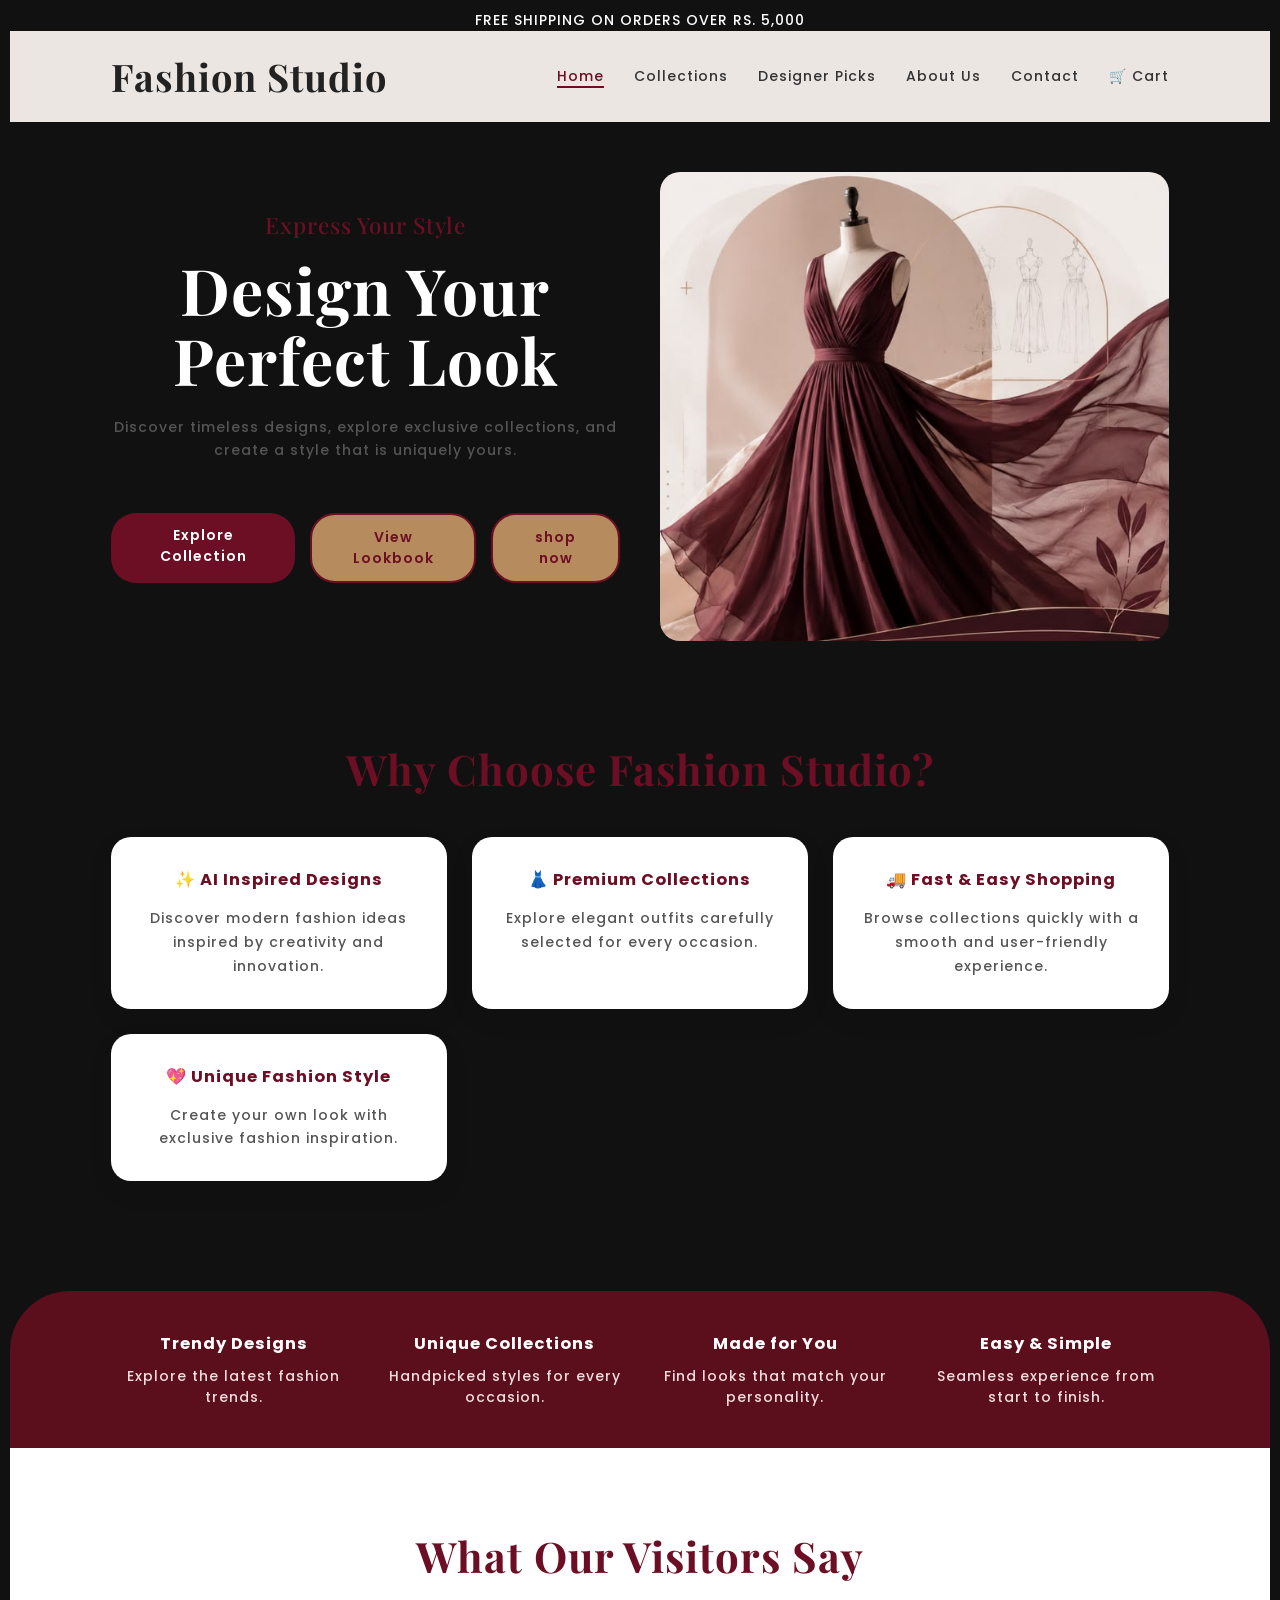
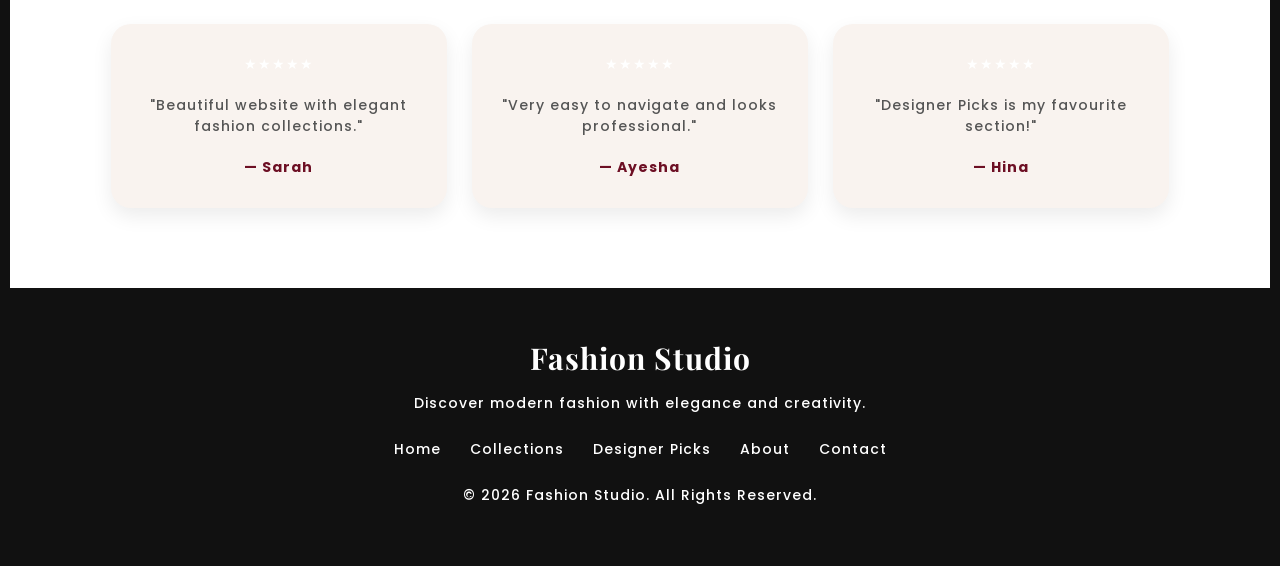
<file: index.html>
<!DOCTYPE html>
<html lang="en">
<head>
  <meta charset="UTF-8">
  <meta name="viewport" content="width=device-width, initial-scale=1.0">
  <title>Fashion Studio</title>

  <link href="https://fonts.googleapis.com/css2?family=Playfair+Display:wght@600;700&family=Poppins:wght@300;400;500;600&display=swap" rel="stylesheet">
  <link rel="stylesheet" href="style.css">
<script async src="https://www.googletagmanager.com/gtag/js?id=G-120J04KV4W"></script>
<script>
window.dataLayer = window.dataLayer || [];
function gtag(){dataLayer.push(arguments);}
gtag('js', new Date());
gtag('config', 'G-120J04KV4W');
</script>

<div class="top-bar">
    FREE SHIPPING ON ORDERS OVER RS. 5,000

  <header>
    <a href="index.html" class="logo">Fashion Studio</a>
    <nav>
      <ul>
        <li><a href="index.html" class="active">Home</a></li>
        <li><a href="collections.html">Collections</a></li>
        <li><a href="designer.html">Designer Picks</a></li>
        <li><a href="about.html">About Us</a></li>
        <li><a href="contact.html">Contact</a></li>
        <li><a href="cart.html">🛒 Cart</a></li>


      </ul>
    </nav>
  </header>

  <section id ="home" class="hero">
    <div class="hero-text">
      <span class="tagline">Express Your Style</span>
      <h1>Design Your
        <br>Perfect Look</h1>
      <p>
        Discover timeless designs, explore exclusive collections,
        and create a style that is uniquely yours.
      </p>

    <div class="hero-buttons">
    <a href="collections.html" class="btn primary">Explore Collection</a>
    <a href="designer.html" class="btn secondary">View Lookbook</a>
    <a href="collections.html" class="btn secondary">shop now</a>
</div>

</div> <!-- hero-text ends here -->

<div class="hero-image">
    <img src="images/images/fashionmodel.jpeg" alt="Fashion Model">
</div>

</section>
   <section class="why-choose">
    <h2>Why Choose Fashion Studio?</h2>

    <div class="choose-container">

        <div class="choose-card">
            <h3>✨ AI Inspired Designs</h3>
            <p>Discover modern fashion ideas inspired by creativity and innovation.</p>
        </div>

        <div class="choose-card">
            <h3>👗 Premium Collections</h3>
            <p>Explore elegant outfits carefully selected for every occasion.</p>
        </div>

        <div class="choose-card">
            <h3>🚚 Fast & Easy Shopping</h3>
            <p>Browse collections quickly with a smooth and user-friendly experience.</p>
        </div>

        <div class="choose-card">
            <h3>💖 Unique Fashion Style</h3>
            <p>Create your own look with exclusive fashion inspiration.</p>
        </div>

    </div>
</section>
  <section id="" class="features">
    <div class="feature">
      <h3>Trendy Designs</h3>
      <p>Explore the latest fashion trends.</p>
    </div>

    <div class="feature">
      <h3>Unique Collections</h3>
      <p>Handpicked styles for every occasion.</p>
    </div>

    <div class="feature">
      <h3>Made for You</h3>
      <p>Find looks that match your personality.</p>
    </div>

    <div class="feature">
      <h3>Easy & Simple</h3>
      <p>Seamless experience from start to finish.</p>
    </div>
  </section><section class="reviews">

<h2>What Our Visitors Say</h2>

<div class="review-container">

<div class="review-card">
★★★★★
<p>"Beautiful website with elegant fashion collections."</p>
<h4>— Sarah</h4>
</div>

<div class="review-card">
★★★★★
<p>"Very easy to navigate and looks professional."</p>
<h4>— Ayesha</h4>
</div>

<div class="review-card">
★★★★★
<p>"Designer Picks is my favourite section!"</p>
<h4>— Hina</h4>
</div>

</div>

</section>
<footer>

<h3>Fashion Studio</h3>

<p>Discover modern fashion with elegance and creativity.</p>

<div class="footer-links">
<a href="index.html">Home</a>
<a href="collections.html">Collections</a>
<a href="designer.html">Designer Picks</a>
<a href="about.html">About</a>
<a href="contact.html">Contact</a>
</div>

<p>© 2026 Fashion Studio. All Rights Reserved.</p>

</footer>

   <script src="script.js"></script>

</body>
</html>
</file>
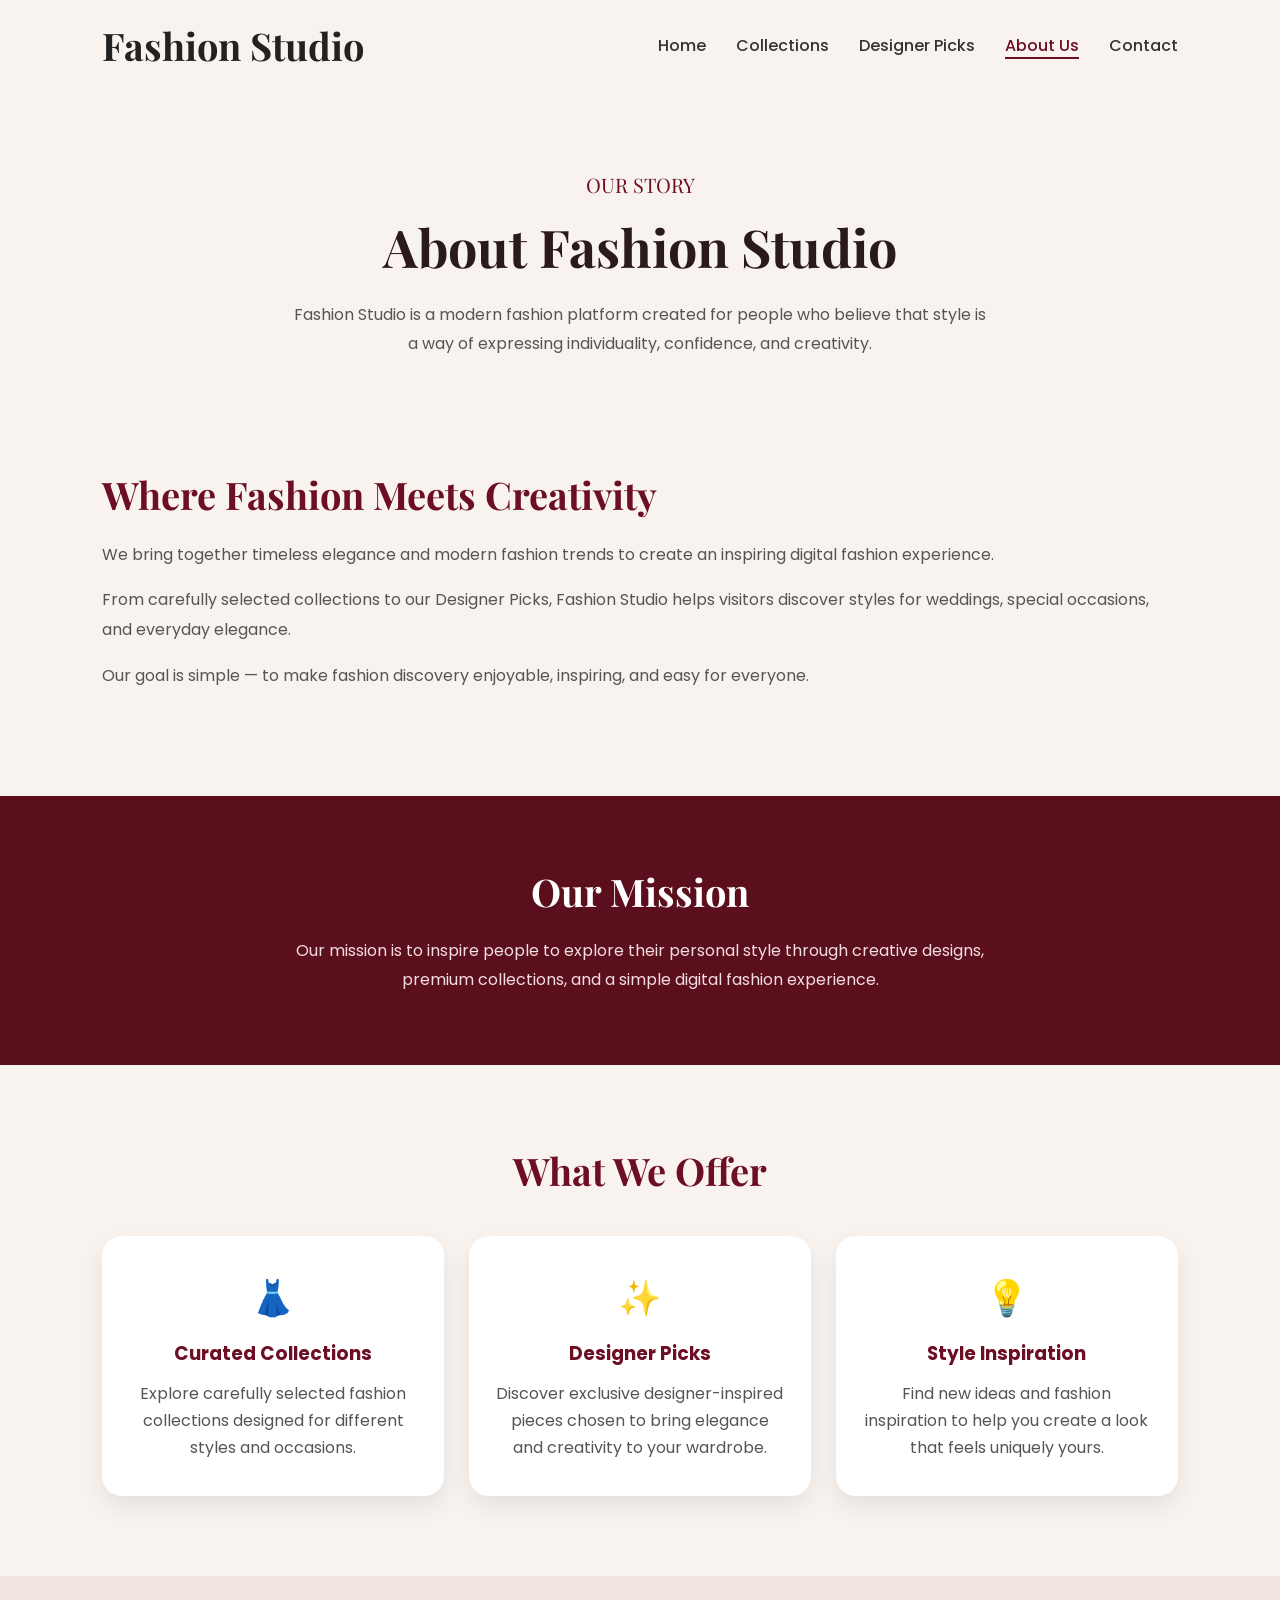
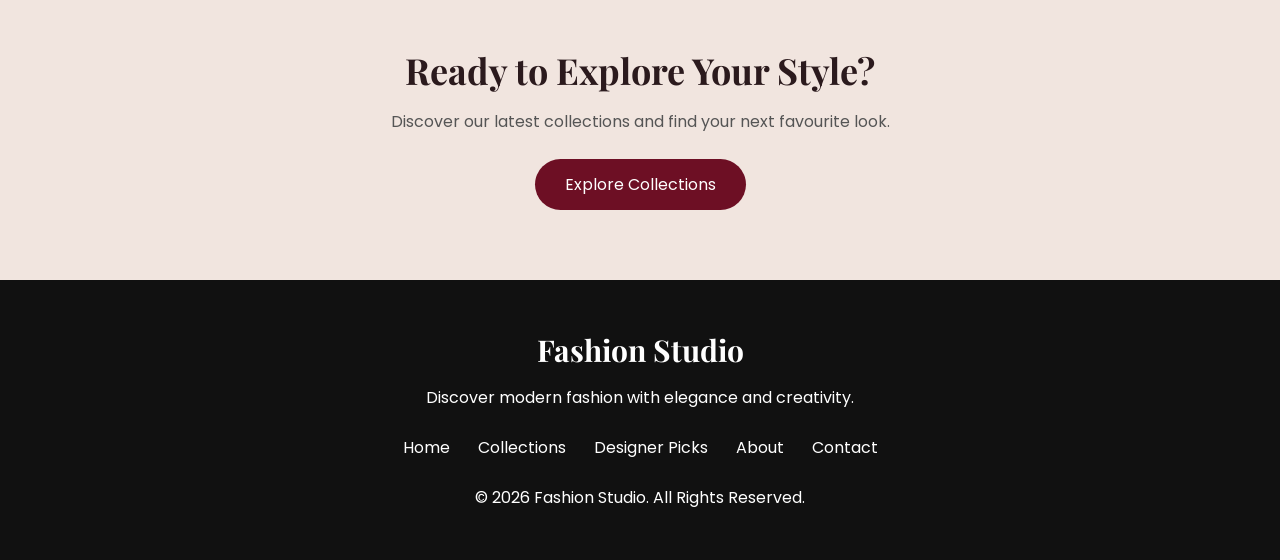
<file: about.html>
<!DOCTYPE html>
<html lang="en">
<head>
    <meta charset="UTF-8">
    <meta name="viewport" content="width=device-width, initial-scale=1.0">

    <title>About Us | Fashion Studio</title>

    <link href="https://fonts.googleapis.com/css2?family=Playfair+Display:wght@600;700&family=Poppins:wght@300;400;500;600&display=swap" rel="stylesheet">

    <link rel="stylesheet" href="style.css">

    <style>

        .about-hero {
            text-align: center;
            padding: 80px 8% 50px;
        }

        .about-hero span {
            color: #6d0f24;
            font-family: 'Playfair Display', serif;
            font-size: 20px;
        }

        .about-hero h1 {
            font-family: 'Playfair Display', serif;
            font-size: 52px;
            color: #2b1a1d;
            margin: 12px 0 20px;
        }

        .about-hero p {
            max-width: 700px;
            margin: auto;
            color: #555;
            line-height: 1.8;
        }


        .about-story {
            display: flex;
            align-items: center;
            gap: 60px;
            padding: 60px 8% 90px;
        }

        .about-story-text {
            flex: 1;
        }

        .about-story-text h2 {
            font-family: 'Playfair Display', serif;
            font-size: 38px;
            color: #6d0f24;
            margin-bottom: 20px;
        }

        .about-story-text p {
            color: #555;
            line-height: 1.9;
            margin-bottom: 15px;
        }

        .about-story-image {
            flex: 1;
        }

        .about-story-image img {
            width: 100%;
            max-height: 500px;
            object-fit: cover;
            border-radius: 25px;
            box-shadow: 0 15px 35px rgba(0,0,0,.12);
        }


        .mission {
            background: #5b0f1d;
            color: white;
            text-align: center;
            padding: 70px 8%;
        }

        .mission h2 {
            font-family: 'Playfair Display', serif;
            font-size: 38px;
            margin-bottom: 20px;
        }

        .mission p {
            max-width: 750px;
            margin: auto;
            line-height: 1.8;
            color: #f3dede;
        }


        .offer {
            padding: 80px 8%;
            text-align: center;
        }

        .offer h2 {
            font-family: 'Playfair Display', serif;
            font-size: 38px;
            color: #6d0f24;
            margin-bottom: 40px;
        }

        .offer-grid {
            display: grid;
            grid-template-columns: repeat(3, 1fr);
            gap: 25px;
        }

        .offer-card {
            background: white;
            padding: 35px 25px;
            border-radius: 20px;
            box-shadow: 0 10px 25px rgba(0,0,0,.08);
            transition: .3s ease;
        }

        .offer-card:hover {
            transform: translateY(-8px);
            box-shadow: 0 15px 30px rgba(0,0,0,.14);
        }

        .offer-card .icon {
            font-size: 35px;
            margin-bottom: 15px;
        }

        .offer-card h3 {
            color: #6d0f24;
            margin-bottom: 12px;
        }

        .offer-card p {
            color: #555;
            line-height: 1.7;
        }


        .about-cta {
            text-align: center;
            padding: 70px 20px;
            background: #f1e5df;
        }

        .about-cta h2 {
            font-family: 'Playfair Display', serif;
            font-size: 36px;
            color: #2b1a1d;
            margin-bottom: 15px;
        }

        .about-cta p {
            color: #555;
            margin-bottom: 25px;
        }

        .about-cta a {
            display: inline-block;
            padding: 13px 30px;
            background: #6d0f24;
            color: white;
            text-decoration: none;
            border-radius: 30px;
            transition: .3s;
        }

        .about-cta a:hover {
            transform: translateY(-3px);
            background: #8a1430;
        }


        @media (max-width: 768px) {

            .about-hero h1 {
                font-size: 38px;
            }

            .about-story {
                flex-direction: column;
                text-align: center;
            }

            .about-story-text h2 {
                font-size: 32px;
            }

            .offer-grid {
                grid-template-columns: 1fr;
            }

            .about-story-image img {
                max-height: 400px;
            }
        }

    </style>
</head>
<script async src="https://www.googletagmanager.com/gtag/js?id=G-120J04KV4W"></script>
<script>
window.dataLayer = window.dataLayer || [];
function gtag(){dataLayer.push(arguments);}
gtag('js', new Date());
gtag('config', 'G-120J04KV4W');
</script>
<body>

<header>

    <a href="index.html" class="logo">Fashion Studio</a>

    <nav>
        <ul>
            <li><a href="index.html">Home</a></li>
            <li><a href="collections.html">Collections</a></li>
            <li><a href="designer.html">Designer Picks</a></li>
            <li><a href="about.html" class="active">About Us</a></li>
            <li><a href="contact.html">Contact</a></li>
        </ul>
    </nav>

</header>


<!-- ABOUT HERO -->

<section class="about-hero">

    <span>OUR STORY</span>

    <h1>About Fashion Studio</h1>

    <p>
        Fashion Studio is a modern fashion platform created for people
        who believe that style is a way of expressing individuality,
        confidence, and creativity.
    </p>

</section>


<!-- STORY -->

<section class="about-story">

    <div class="about-story-text">

        <h2>Where Fashion Meets Creativity</h2>

        <p>
            We bring together timeless elegance and modern fashion trends
            to create an inspiring digital fashion experience.
        </p>

        <p>
            From carefully selected collections to our Designer Picks,
            Fashion Studio helps visitors discover styles for weddings,
            special occasions, and everyday elegance.
        </p>

        <p>
            Our goal is simple — to make fashion discovery enjoyable,
            inspiring, and easy for everyone.
        </p>

    </div>


</section>


<!-- MISSION -->

<section class="mission">

    <h2>Our Mission</h2>

    <p>
        Our mission is to inspire people to explore their personal style
        through creative designs, premium collections, and a simple
        digital fashion experience.
    </p>

</section>


<!-- WHAT WE OFFER -->

<section class="offer">

    <h2>What We Offer</h2>

    <div class="offer-grid">

        <div class="offer-card">

            <div class="icon">👗</div>

            <h3>Curated Collections</h3>

            <p>
                Explore carefully selected fashion collections
                designed for different styles and occasions.
            </p>

        </div>


        <div class="offer-card">

            <div class="icon">✨</div>

            <h3>Designer Picks</h3>

            <p>
                Discover exclusive designer-inspired pieces
                chosen to bring elegance and creativity to your wardrobe.
            </p>

        </div>


        <div class="offer-card">

            <div class="icon">💡</div>

            <h3>Style Inspiration</h3>

            <p>
                Find new ideas and fashion inspiration to help
                you create a look that feels uniquely yours.
            </p>

        </div>

    </div>

</section>


<!-- CTA -->

<section class="about-cta">

    <h2>Ready to Explore Your Style?</h2>

    <p>
        Discover our latest collections and find your next favourite look.
    </p>

    <a href="collections.html">Explore Collections</a>

</section>


<!-- FOOTER -->

<footer>

    <h3>Fashion Studio</h3>

    <p>Discover modern fashion with elegance and creativity.</p>

    <div class="footer-links">

        <a href="index.html">Home</a>
        <a href="collections.html">Collections</a>
        <a href="designer.html">Designer Picks</a>
        <a href="about.html">About</a>
        <a href="contact.html">Contact</a>

    </div>

    <p>© 2026 Fashion Studio. All Rights Reserved.</p>

</footer>


</body>
</html>
</file>
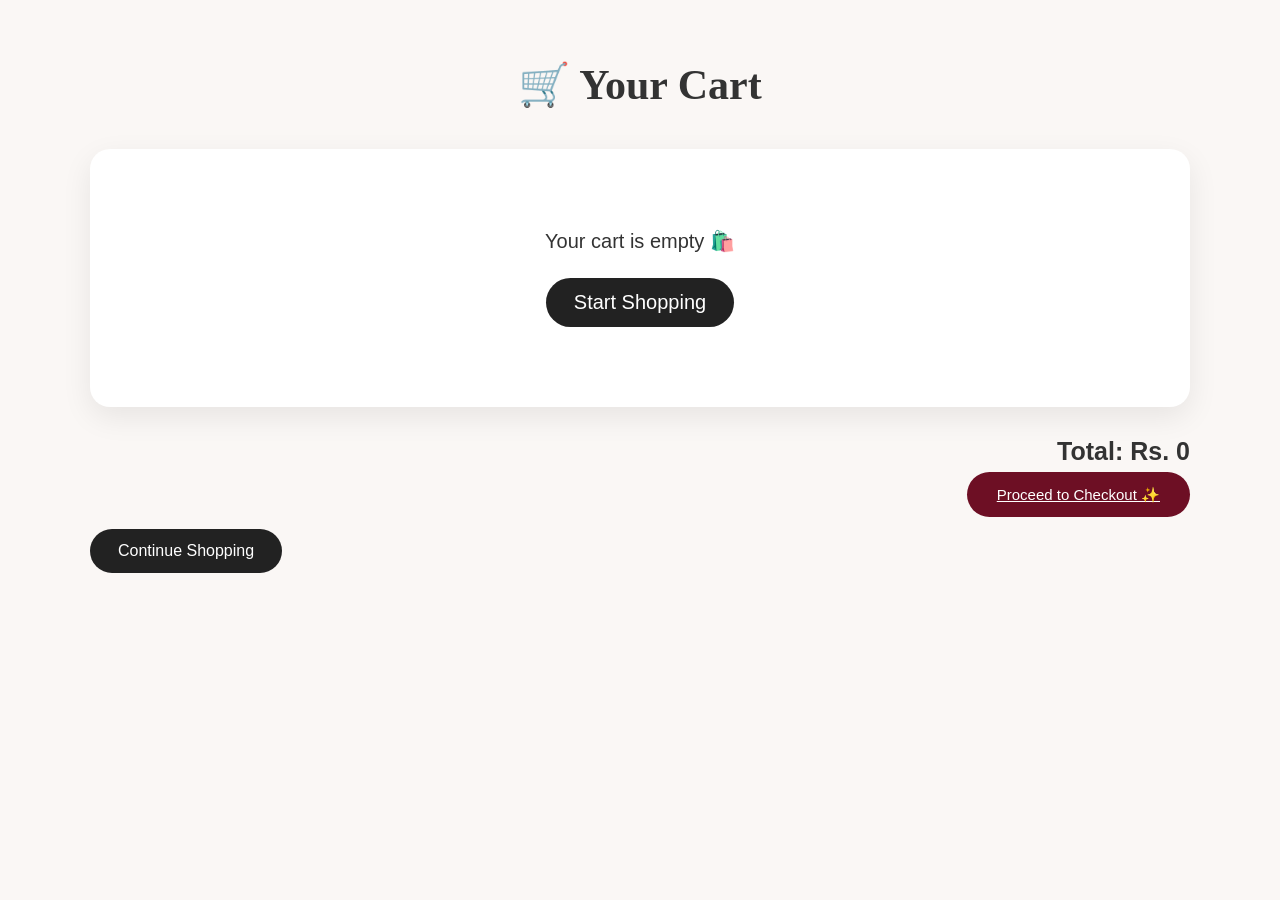
<file: cart.html>
<!DOCTYPE html>
<html lang="en">
<head>
    <meta charset="UTF-8">
    <meta name="viewport" content="width=device-width, initial-scale=1.0">
    <title>Shopping Cart | Fashion Studio</title>
    <style>
        * {
    margin: 0;
    padding: 0;
    box-sizing: border-box;
}

body {
    font-family: 'Poppins', sans-serif;
    background: #faf7f5;
    color: #333;
}

.cart-container {
    width: 90%;
    max-width: 1100px;
    margin: 60px auto;
}

.cart-container h1 {
    text-align: center;
    font-family: 'Playfair Display', serif;
    font-size: 42px;
    margin-bottom: 40px;
}

#cart-items {
    background: white;
    padding: 30px;
    border-radius: 20px;
    box-shadow: 0 10px 30px rgba(0,0,0,0.08);
}

.cart-item {
    display: flex;
    align-items: center;
    gap: 25px;
    padding: 25px 0;
    border-bottom: 1px solid #eee;
}

.cart-item:last-child {
    border-bottom: none;
}

.cart-item img {
    width: 120px;
    height: 150px;
    object-fit: cover;
    border-radius: 15px;
}

.item-info {
    flex: 1;
}

.item-info h3 {
    font-family: 'Playfair Display', serif;
    font-size: 23px;
    margin-bottom: 8px;
}

.item-info p {
    font-size: 16px;
    margin-bottom: 15px;
}

.quantity {
    display: flex;
    align-items: center;
    gap: 12px;
}

.quantity button {
    width: 32px;
    height: 32px;
    border: 1px solid #ddd;
    background: white;
    border-radius: 50%;
    cursor: pointer;
    font-size: 18px;
}

.quantity button:hover {
    background: #222;
    color: white;
}

.quantity span {
    font-weight: 500;
}

.remove-btn {
    border: none;
    background: transparent;
    color: #8a1430;
    cursor: pointer;
    font-family: 'Poppins', sans-serif;
}

.remove-btn:hover {
    text-decoration: underline;
}

.cart-total {
    text-align: right;
    margin-top: 30px;
    font-size: 25px;
    font-weight: 600;
}

.back-btn {
    display: inline-block;
    margin-top: 25px;
    padding: 13px 28px;
    background: #222;
    color: white;
    text-decoration: none;
    border-radius: 30px;
    transition: 0.3s;
}

.back-btn:hover {
    transform: translateY(-2px);
    background: #444;
}

.empty-cart {
    text-align: center;
    padding: 50px;
    font-size: 20px;
}

@media (max-width: 600px) {

    .cart-container {
        width: 94%;
        margin: 35px auto;
    }

    .cart-container h1 {
        font-size: 32px;
    }

    #cart-items {
        padding: 20px;
    }

    .cart-item {
        gap: 15px;
        flex-wrap: wrap;
    }

    .cart-item img {
        width: 90px;
        height: 115px;
    }

    .item-info h3 {
        font-size: 19px;
    }

    .remove-btn {
        margin-left: auto;
    }
}
.checkout-area {
    text-align: right;
    margin-top: 20px;
}

.checkout-btn {
    padding: 14px 30px;
    border: none;
    border-radius: 30px;
    background: #6d0f24;
    color: white;
    font-family: 'Poppins', sans-serif;
    font-size: 15px;
    cursor: pointer;
    transition: 0.3s;
}

.checkout-btn:hover {
    background: #8a1430;
    transform: translateY(-2px);
}
    </style>
</head>
<body>
    <div class="cart-container">
        <h1>🛒 Your Cart</h1>
        <div id="cart-items"></div>
        <div class="cart-total">
            Total: Rs. <span id="cart-total">0</span>
        </div>
        <div class="checkout-area">
    <a href="checkout.html" class="checkout-btn">
        Proceed to Checkout ✨
    </a>
</div>
        <a href="index.html" class="back-btn">Continue Shopping</a>
    </div>
    <script>
        let cart = JSON.parse(localStorage.getItem("cart")) || [];
        function displayCart() {
            const cartItems = document.getElementById("cart-items");
            const totalElement = document.getElementById("cart-total");
            cartItems.innerHTML = "";
            if (cart.length === 0) {
                cartItems.innerHTML = `
                    <div class="empty-cart">
                        Your cart is empty 🛍️
                        <br>
                        <a href="index.html" class="back-btn">
                            Start Shopping
                        </a>
                    </div>
                `;
                totalElement.textContent = "0";
                return;
            }
            let total = 0;
            cart.forEach((item, index) => {
                total += item.price * item.quantity;
                cartItems.innerHTML += `
                    <div class="cart-item">
                        <img src="${item.image}" alt="${item.name}">
                        <div class="item-info">
                            <h3>${item.name}</h3>
                            <p>Rs. ${item.price}</p>
                            <div class="quantity">
                                <button onclick="decreaseQuantity(${index})">−</button>
                                <span>${item.quantity}</span>
                                <button onclick="increaseQuantity(${index})">+</button>
                            </div>
                        </div>
                        <button class="remove-btn"
                            onclick="removeItem(${index})">
                            Remove
                        </button>
                    </div>
                `;
            });
            totalElement.textContent = total;
        }
        function increaseQuantity(index) {
            cart[index].quantity++;
            saveCart();
        }
        function decreaseQuantity(index) {
            if (cart[index].quantity > 1) {
                cart[index].quantity--;
            } else {
                cart.splice(index, 1);
            }
            saveCart();
        }
        function removeItem(index) {
            cart.splice(index, 1);
            saveCart();
        }
        function saveCart() {
            localStorage.setItem("cart", JSON.stringify(cart));
            displayCart();
        }
        displayCart();
        function checkout() {

    if (cart.length === 0) {
        alert("Your cart is empty! 🛍️");
        return;
    }

    alert("Thank you for shopping with Fashion Studio! ✨ Your order has been placed.");

    localStorage.removeItem("cart");

    displayCart();
}
    </script>
</body>
</html>
</file>
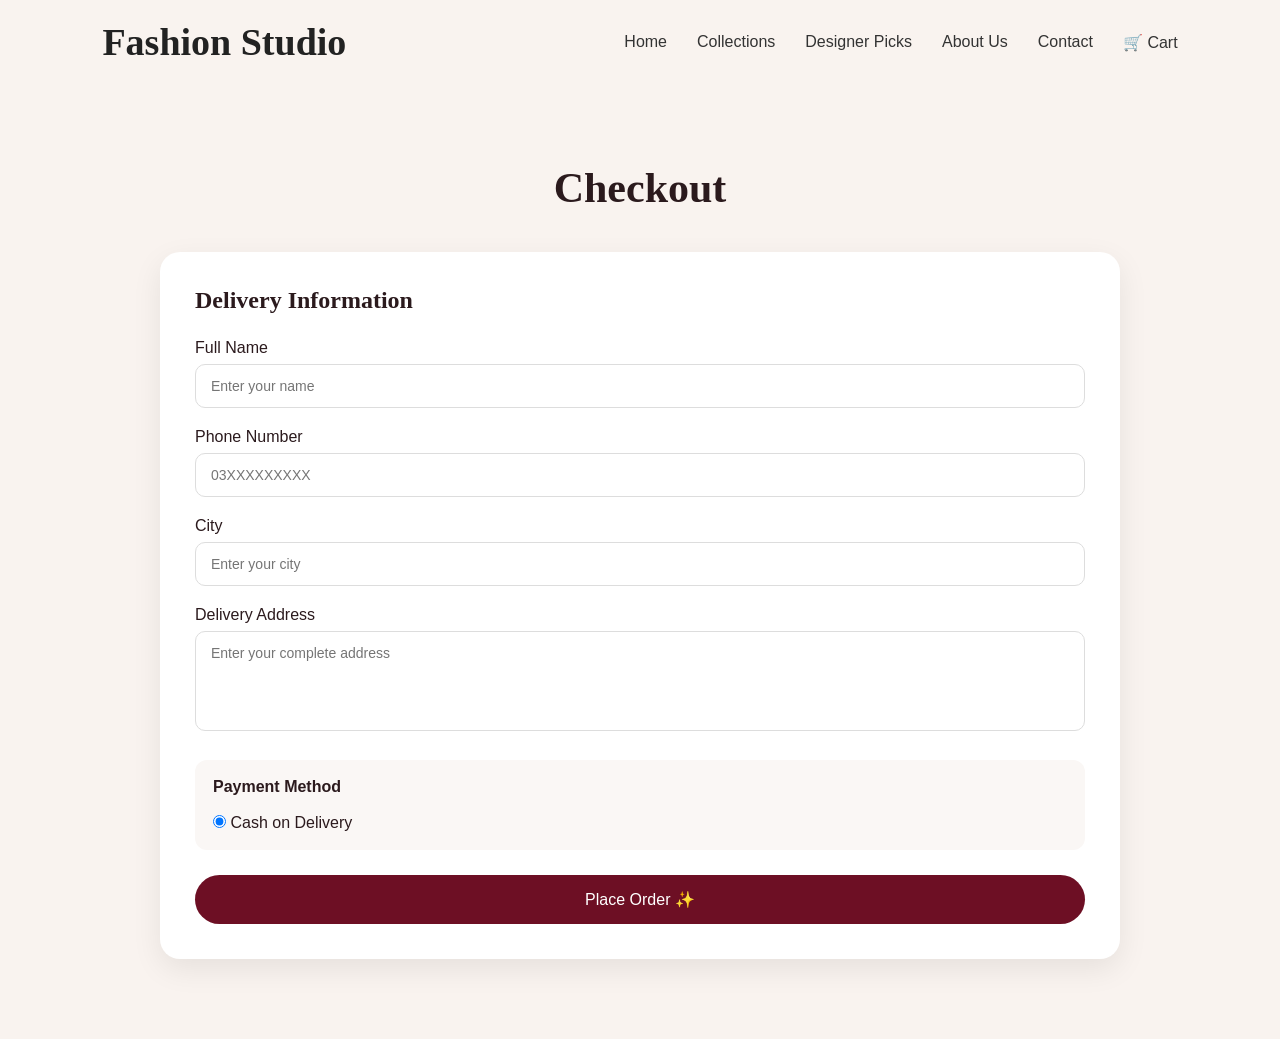
<file: checkout.html>
<!DOCTYPE html>
<html lang="en">
<head>
    <meta charset="UTF-8">
    <meta name="viewport" content="width=device-width, initial-scale=1.0">

    <title>Checkout | Fashion Studio</title>

    <link rel="stylesheet" href="style.css">

    <style>
        .checkout-page {
            max-width: 1000px;
            margin: 60px auto;
            padding: 20px;
        }

        .checkout-page h1 {
            text-align: center;
            font-family: 'Playfair Display', serif;
            font-size: 42px;
            margin-bottom: 40px;
        }

        .checkout-box {
            background: white;
            padding: 35px;
            border-radius: 20px;
            box-shadow: 0 10px 30px rgba(0,0,0,0.08);
        }

        .checkout-box h2 {
            font-family: 'Playfair Display', serif;
            margin-bottom: 25px;
        }

        .form-group {
            margin-bottom: 20px;
        }

        .form-group label {
            display: block;
            margin-bottom: 7px;
            font-weight: 500;
        }

        .form-group input,
        .form-group textarea,
        .form-group select {
            width: 100%;
            padding: 13px 15px;
            border: 1px solid #ddd;
            border-radius: 10px;
            font-family: 'Poppins', sans-serif;
            font-size: 14px;
        }

        .form-group textarea {
            height: 100px;
            resize: none;
        }

        .payment-box {
            margin-top: 25px;
            padding: 18px;
            background: #faf7f5;
            border-radius: 12px;
        }

        .place-order-btn {
            width: 100%;
            margin-top: 25px;
            padding: 15px;
            border: none;
            border-radius: 30px;
            background: #6d0f24;
            color: white;
            font-family: 'Poppins', sans-serif;
            font-size: 16px;
            cursor: pointer;
            transition: 0.3s;
        }

        .place-order-btn:hover {
            background: #8a1430;
            transform: translateY(-2px);
        }

        @media(max-width: 600px) {
            .checkout-page {
                margin: 30px auto;
            }

            .checkout-page h1 {
                font-size: 32px;
            }

            .checkout-box {
                padding: 25px;
            }
        }
    </style>
</head>

<body>

<header>
    <a href="index.html" class="logo">Fashion Studio</a>

    <nav>
        <ul>
            <li><a href="index.html">Home</a></li>
            <li><a href="collections.html">Collections</a></li>
            <li><a href="designer.html">Designer Picks</a></li>
            <li><a href="about.html">About Us</a></li>
            <li><a href="contact.html">Contact</a></li>
            <li><a href="cart.html">🛒 Cart</a></li>
        </ul>
    </nav>
</header>

<section class="checkout-page">

    <h1>Checkout</h1>

    <div class="checkout-box">

        <h2>Delivery Information</h2>

        <form onsubmit="placeOrder(event)">

            <div class="form-group">
                <label>Full Name</label>
                <input type="text" id="name" placeholder="Enter your name" required>
            </div>

            <div class="form-group">
                <label>Phone Number</label>
                <input type="tel" id="phone" placeholder="03XXXXXXXXX" required>
            </div>

            <div class="form-group">
                <label>City</label>
                <input type="text" id="city" placeholder="Enter your city" required>
            </div>

            <div class="form-group">
                <label>Delivery Address</label>
                <textarea id="address" placeholder="Enter your complete address" required></textarea>
            </div>

            <div class="payment-box">
                <strong>Payment Method</strong>
                <br><br>

                <label>
                    <input type="radio" name="payment" value="Cash on Delivery" checked>
                    Cash on Delivery
                </label>
            </div>

            <button type="submit" class="place-order-btn">
                Place Order ✨
            </button>

        </form>

    </div>

</section>

<script>

function placeOrder(event) {

    event.preventDefault();

    alert(
        "Thank you for shopping with Fashion Studio! ✨\n\n" +
        "Your order has been placed successfully."
    );

    localStorage.removeItem("cart");

    window.location.href = "index.html";
}

</script>

</body>
</html>
</file>
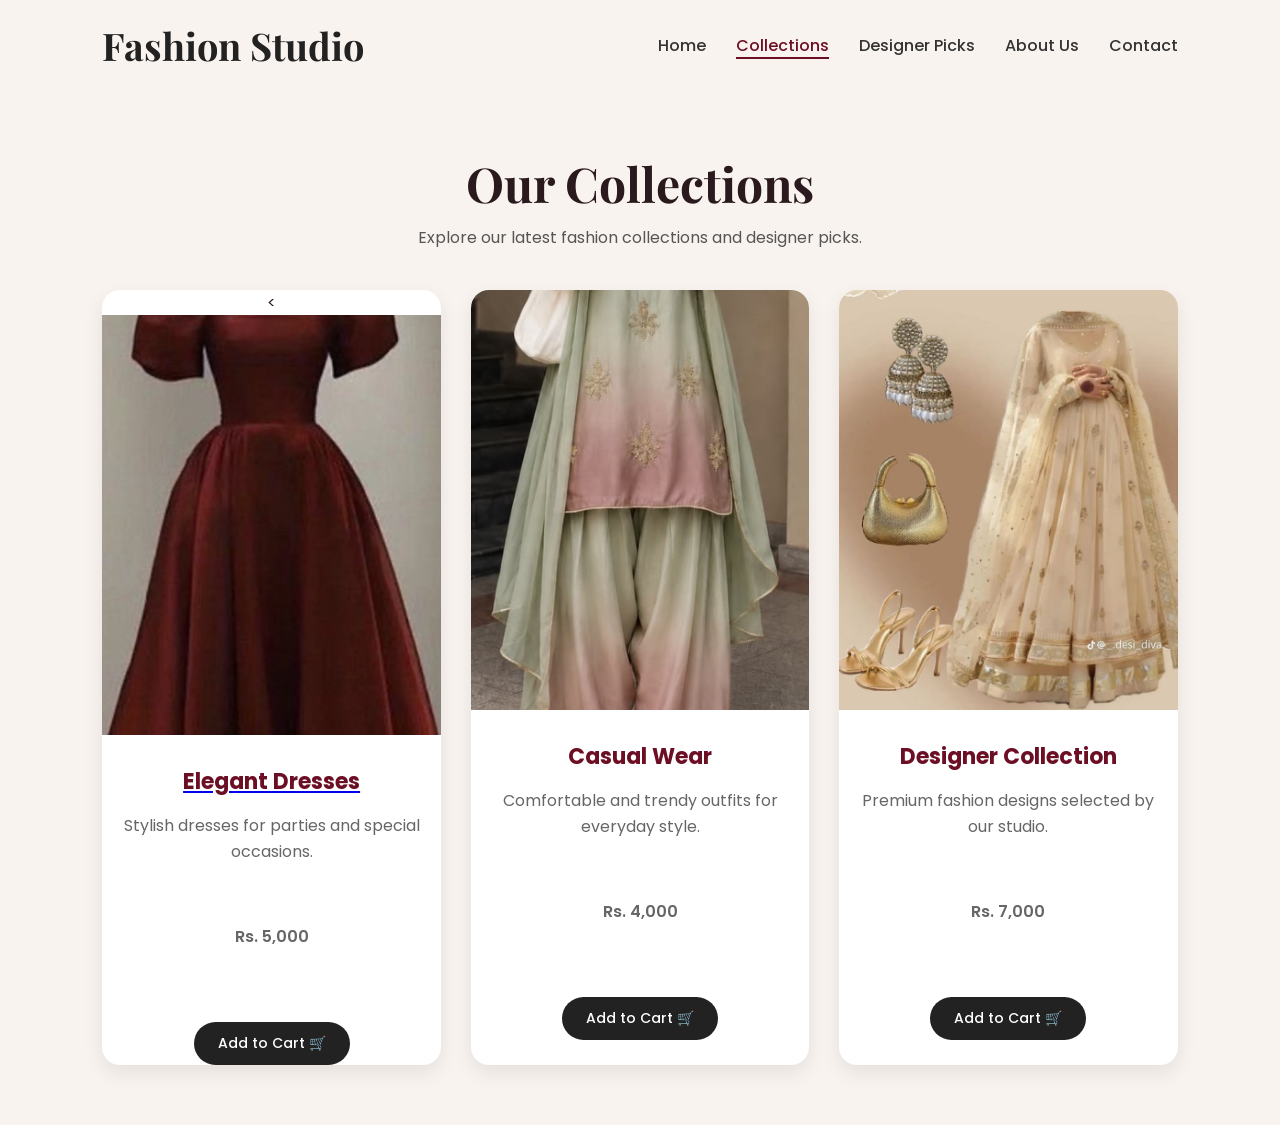
<file: collections.html>
<!DOCTYPE html>
<html lang="en">
<head>
  <meta charset="UTF-8">
  <meta name="viewport" content="width=device-width, initial-scale=1.0">
  <title>Collections | Fashion Studio</title>

  <link href="https://fonts.googleapis.com/css2?family=Playfair+Display:wght@600;700&family=Poppins:wght@300;400;500;600&display=swap" rel="stylesheet">
  <link rel="stylesheet" href="style.css">
</head>
<script async src="https://www.googletagmanager.com/gtag/js?id=G-120J04KV4W"></script>
<script>
window.dataLayer = window.dataLayer || [];
function gtag(){dataLayer.push(arguments);}
gtag('js', new Date());
gtag('config', 'G-120J04KV4W');
</script>

<body>

  <header>
    <a href="index.html" class="logo">Fashion Studio</a>
    <nav>
      <ul>
        <li><a href="index.html">Home</a></li>
        <li><a href="collections.html" class="active">Collections</a></li>
        <li><a href="designer.html">Designer Picks</a></li>
        <li><a href="about.html">About Us</a></li>
        <li><a href="contact">Contact</a></li>
      </ul>
    </nav>
  </header>

  <section class="collections-page">
    <h1>Our Collections</h1>
    <p>Explore our latest fashion collections and designer picks.</p>

    <div class="collection-grid">

      <div class="collection-card">
        <<a href="elegant.html">
  <img src="images/images/fashion1.jpeg" alt="Elegant Dress">
  <h3>Elegant Dresses</h3>
</a>
        <p>Stylish dresses for parties and special occasions.</p>
        <p class="price">Rs. 5,000</p>
<button onclick="addToCart('Elegant Dresses', 5000, 'images/images/fashion1.jpeg')">
  Add to Cart 🛒
</button>
</div>

<div class="collection-card">
  <img src="images/images/fashion2.jpeg" alt="Casual Wear">
  <h3>Casual Wear</h3>
  <p>Comfortable and trendy outfits for everyday style.</p>
  <p class="price">Rs. 4,000</p>
  <button onclick="addToCart('Casual Wear', 4000, 'images/images/fashion2.jpeg')">
    Add to Cart 🛒
  </button>
</div>

<div class="collection-card">
  <img src="images/images/fashion3.jpeg" alt="Designer Collection">
  <h3>Designer Collection</h3>
  <p>Premium fashion designs selected by our studio.</p>
  <p class="price">Rs. 7,000</p>
  <button onclick="addToCart('Designer Collection', 7000, 'images/images/fashion3.jpeg')">
    Add to Cart 🛒
  </button>
</div>
      </div>

    </div>
  </section>

  <script src="script.js"></script>
</body>
</file>
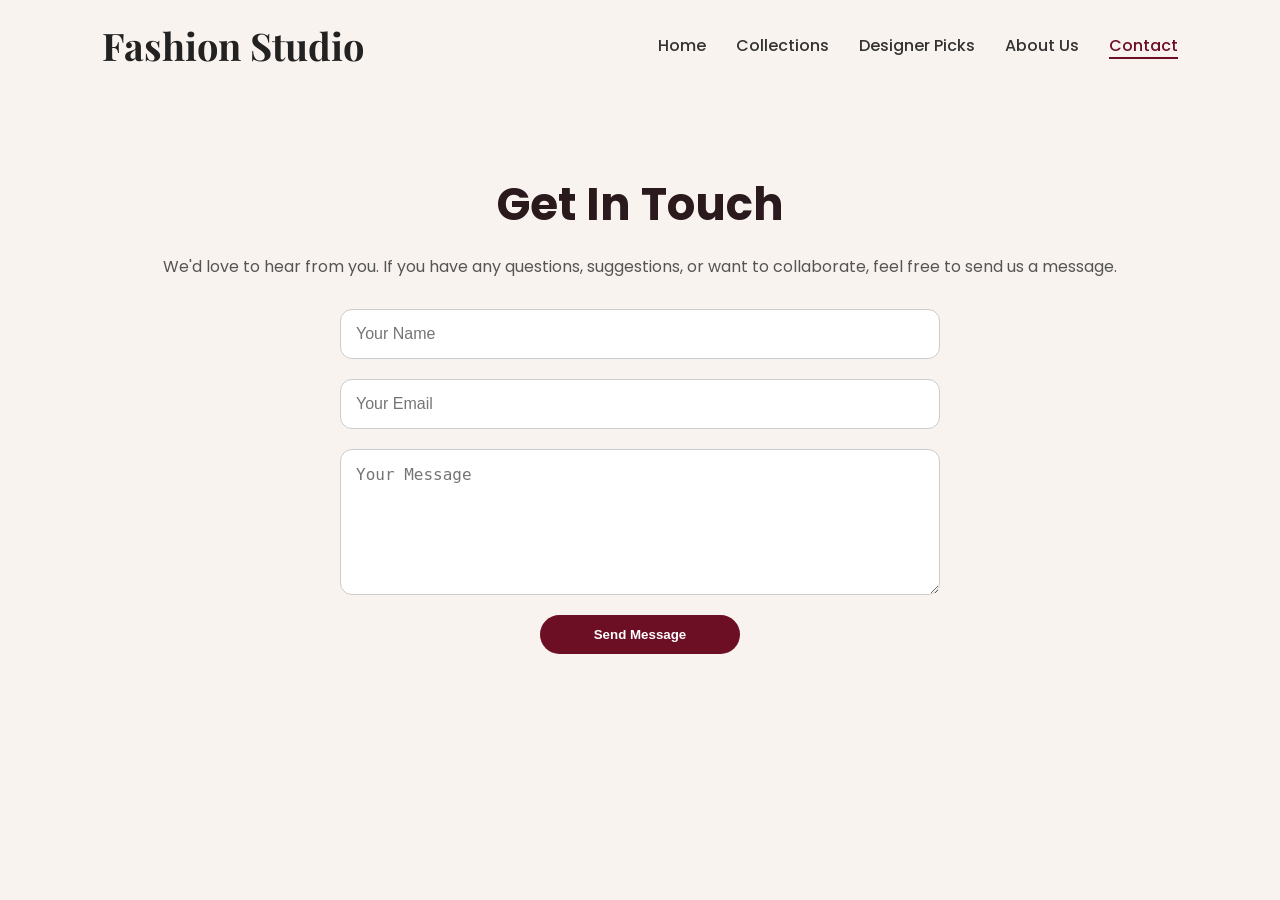
<file: contact.html>
<!DOCTYPE html>
<html lang="en">
<head>
    <meta charset="UTF-8">
    <meta name="viewport" content="width=device-width, initial-scale=1.0">
    <title>Contact Us</title>

    <link href="https://fonts.googleapis.com/css2?family=Playfair+Display:wght@600;700&family=Poppins:wght@300;400;500;600&display=swap" rel="stylesheet">
    <link rel="stylesheet" href="style.css">
</head><script async src="https://www.googletagmanager.com/gtag/js?id=G-120J04KV4W"></script>
<script>
window.dataLayer = window.dataLayer || [];
function gtag(){dataLayer.push(arguments);}
gtag('js', new Date());
gtag('config', 'G-120J04KV4W');
</script>


<body>

<header>
    <div class="logo">Fashion Studio</div>

    <nav>
        <ul>
            <li><a href="index.html">Home</a></li>
            <li><a href="collections.html">Collections</a></li>
            <li><a href="designer.html">Designer Picks</a></li>
            <li><a href="about.html">About Us</a></li>
            <li><a href="contact.html" class="active">Contact</a></li>
        </ul>
    </nav>
</header>

<section class="contact">

    <h1>Get In Touch</h1>

    <p>
        We'd love to hear from you. If you have any questions,
        suggestions, or want to collaborate, feel free to send us a message.
    </p>

   <form class="contact-form" id="contactForm">

    <input type="text" id="name" placeholder="Your Name" required>

    <input type="email" id="email" placeholder="Your Email" required>

    <textarea id="message" rows="6" placeholder="Your Message" required></textarea>

    <button type="submit" class="btn primary">
        Send Message
    </button>

    <p id="formMessage"></p>

</form> 
</section>
<script>
const form = document.getElementById("contactForm");
const formMessage = document.getElementById("formMessage");

form.addEventListener("submit", function(event) {
    event.preventDefault();

    const name = document.getElementById("name").value.trim();

    formMessage.textContent =
        `Thank you, ${name}! Your message has been received. We'll get back to you soon.`;

    formMessage.classList.add("success");

    form.reset();
});
</script>
</body>
</html>
</file>
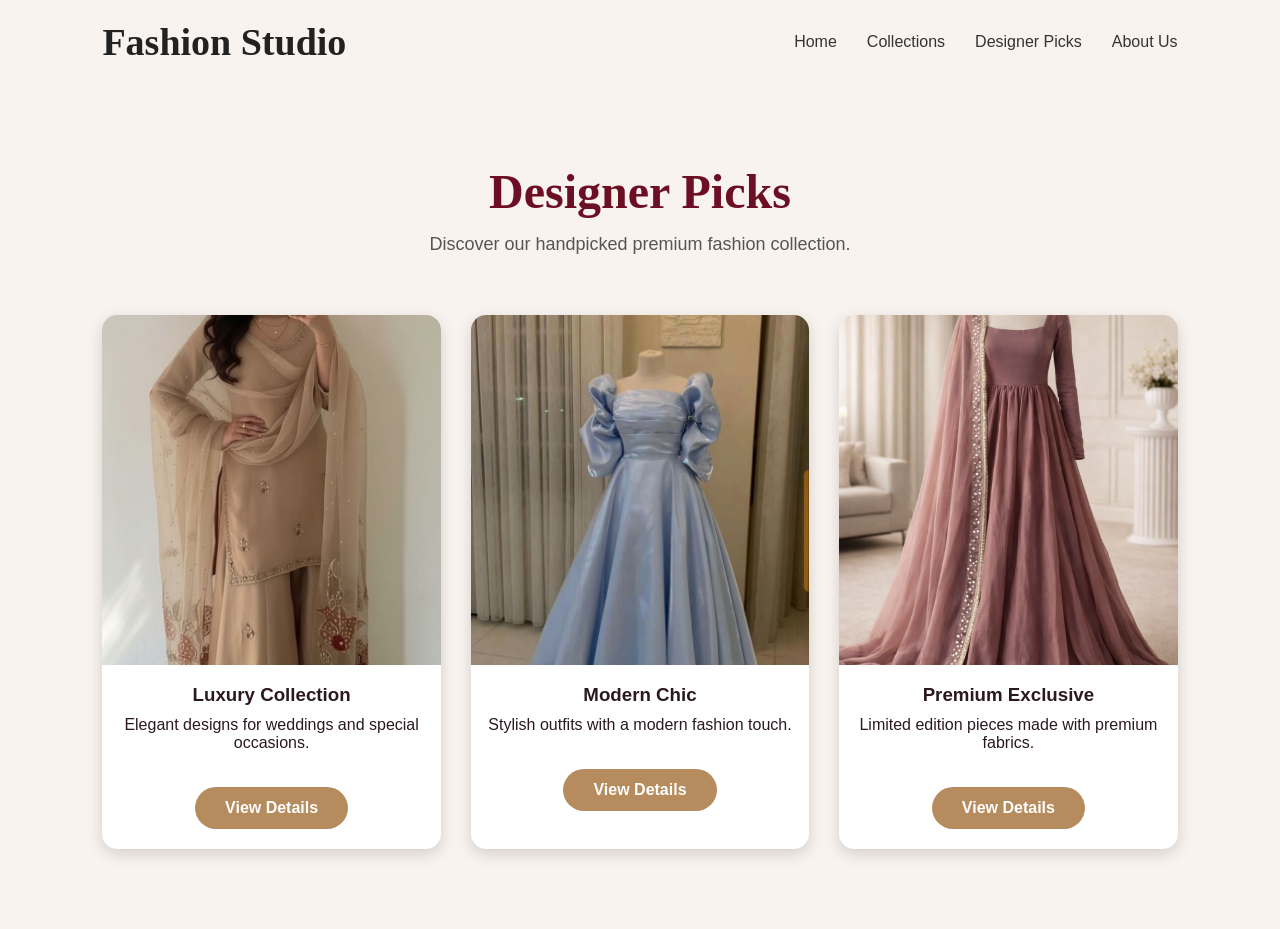
<file: designer.html>
<!DOCTYPE html>
<html lang="en">
<head>
    <meta charset="UTF-8">
    <meta name="viewport" content="width=device-width, initial-scale=1.0">
    <title>Designer Picks</title>
    <link rel="stylesheet" href="style.css">
</head>
<script async src="https://www.googletagmanager.com/gtag/js?id=G-120J04KV4W"></script>
<script>
window.dataLayer = window.dataLayer || [];
function gtag(){dataLayer.push(arguments);}
gtag('js', new Date());
gtag('config', 'G-120J04KV4W');
</script>
<body>

<header>
    <a href="index.html" class="logo">Fashion Studio</a>
    <nav>
        <ul>
            <li><a href="index.html">Home</a></li>
            <li><a href="collections.html">Collections</a></li>
            <li><a href="designer.html">Designer Picks</a></li>
            <li><a href="about.html">About Us</a></li>
        </ul>
    </nav>
</header>

<section class="designer-hero">
    <h1>Designer Picks</h1>
    <p>Discover our handpicked premium fashion collection.</p>
</section>
<section class="designer-grid">

    <div class="designer-card">
        <img src="images/images/designer1.jpeg" alt="Luxury Dress">
        <h3>Luxury Collection</h3>
        <p>Elegant designs for weddings and special occasions.</p>
        <a href="view details.html?item=designer1" class="btn">View Details</a>
    </div>

    <div class="designer-card">
        <img src="images/images/designer2.jpeg" alt="Modern Style">
        <h3>Modern Chic</h3>
        <p>Stylish outfits with a modern fashion touch.</p>
        <a href="view details.html?item=designer2" class="btn">View Details</a>
    </div>

    <div class="designer-card">
        <img src="images/images/designer3.jpeg" alt="Premium Wear">
        <h3>Premium Exclusive</h3>
        <p>Limited edition pieces made with premium fabrics.</p>
        <a href="view details.html?item=designer3" class="btn">View Details</a>
    </div>

</section>
   

</body>
</html>
</file>
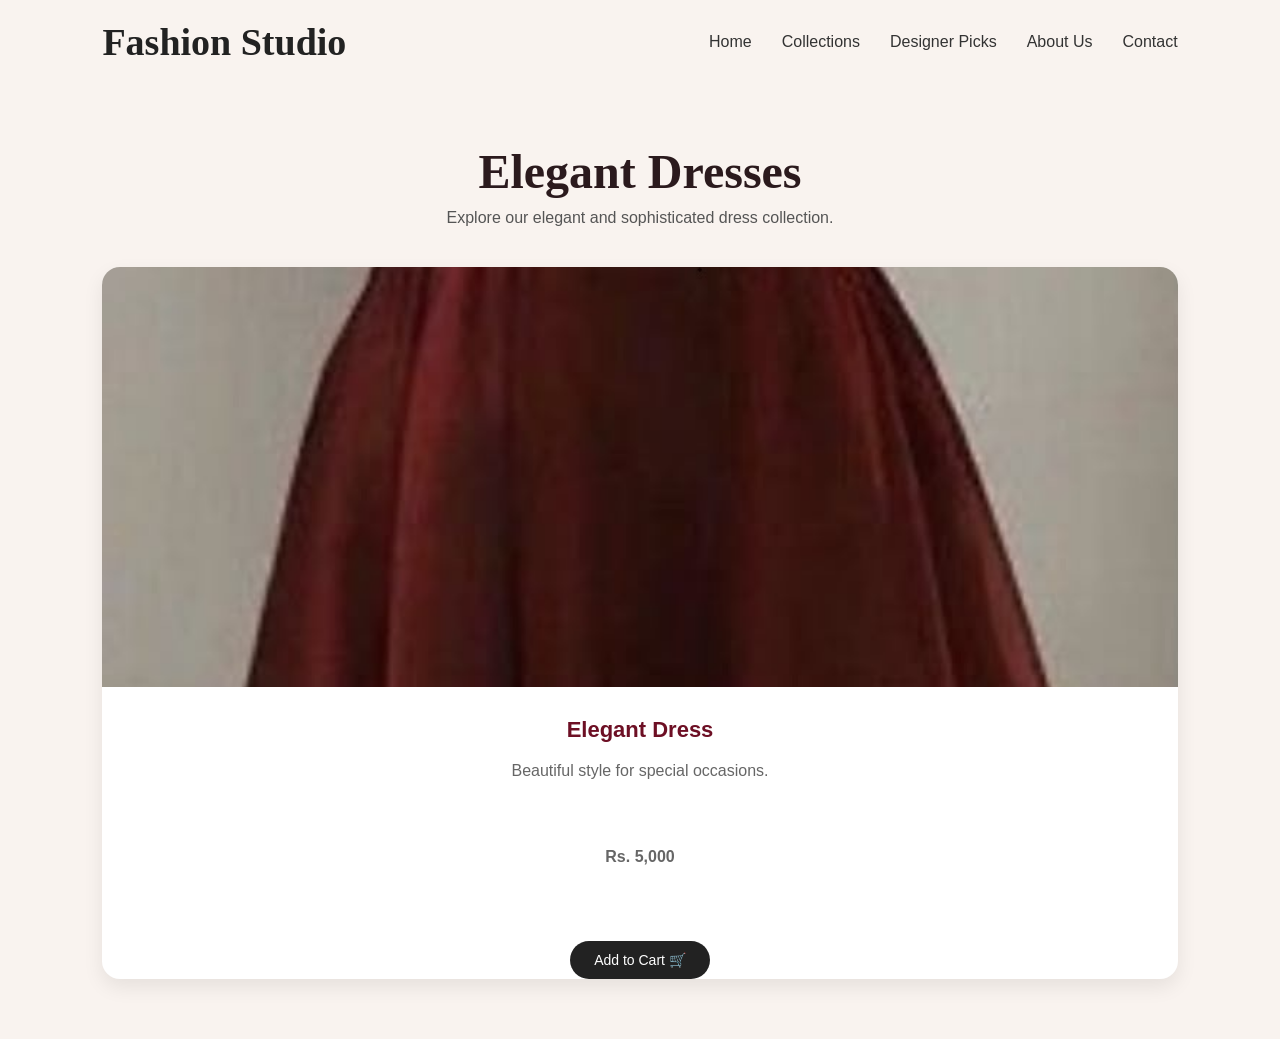
<file: elegant.html>
<!DOCTYPE html>
<html lang="en">
<head>
  <meta charset="UTF-8">
  <meta name="viewport" content="width=device-width, initial-scale=1.0">
  <title>Elegant Dresses | Fashion Studio</title>
  <link rel="stylesheet" href="style.css">
</head>

<body>

<header>
  <a href="index.html" class="logo">Fashion Studio</a>

  <nav>
    <ul>
      <li><a href="index.html">Home</a></li>
      <li><a href="collections.html">Collections</a></li>
      <li><a href="designer.html">Designer Picks</a></li>
      <li><a href="about.html">About Us</a></li>
      <li><a href="contact.html">Contact</a></li>
    </ul>
  </nav>
</header>

<section class="collections-page">

  <h1>Elegant Dresses</h1>
  <p>Explore our elegant and sophisticated dress collection.</p>

  <div class="collection-grid">

    <div class="collection-card">
      <img src="images/images/fashion1.jpeg" alt="Elegant Dress 1">
      <h3>Elegant Dress</h3>
      <p>Beautiful style for special occasions.</p>
      <p class="price">Rs. 5,000</p>
      <button onclick="addToCart('Elegant Dress', 5000, 'images/images/fashion1.jpeg')">
        Add to Cart 🛒
      </button>
    </div>

  </div>

</section>

<script src="script.js"></script>

</body>
</html>
</file>
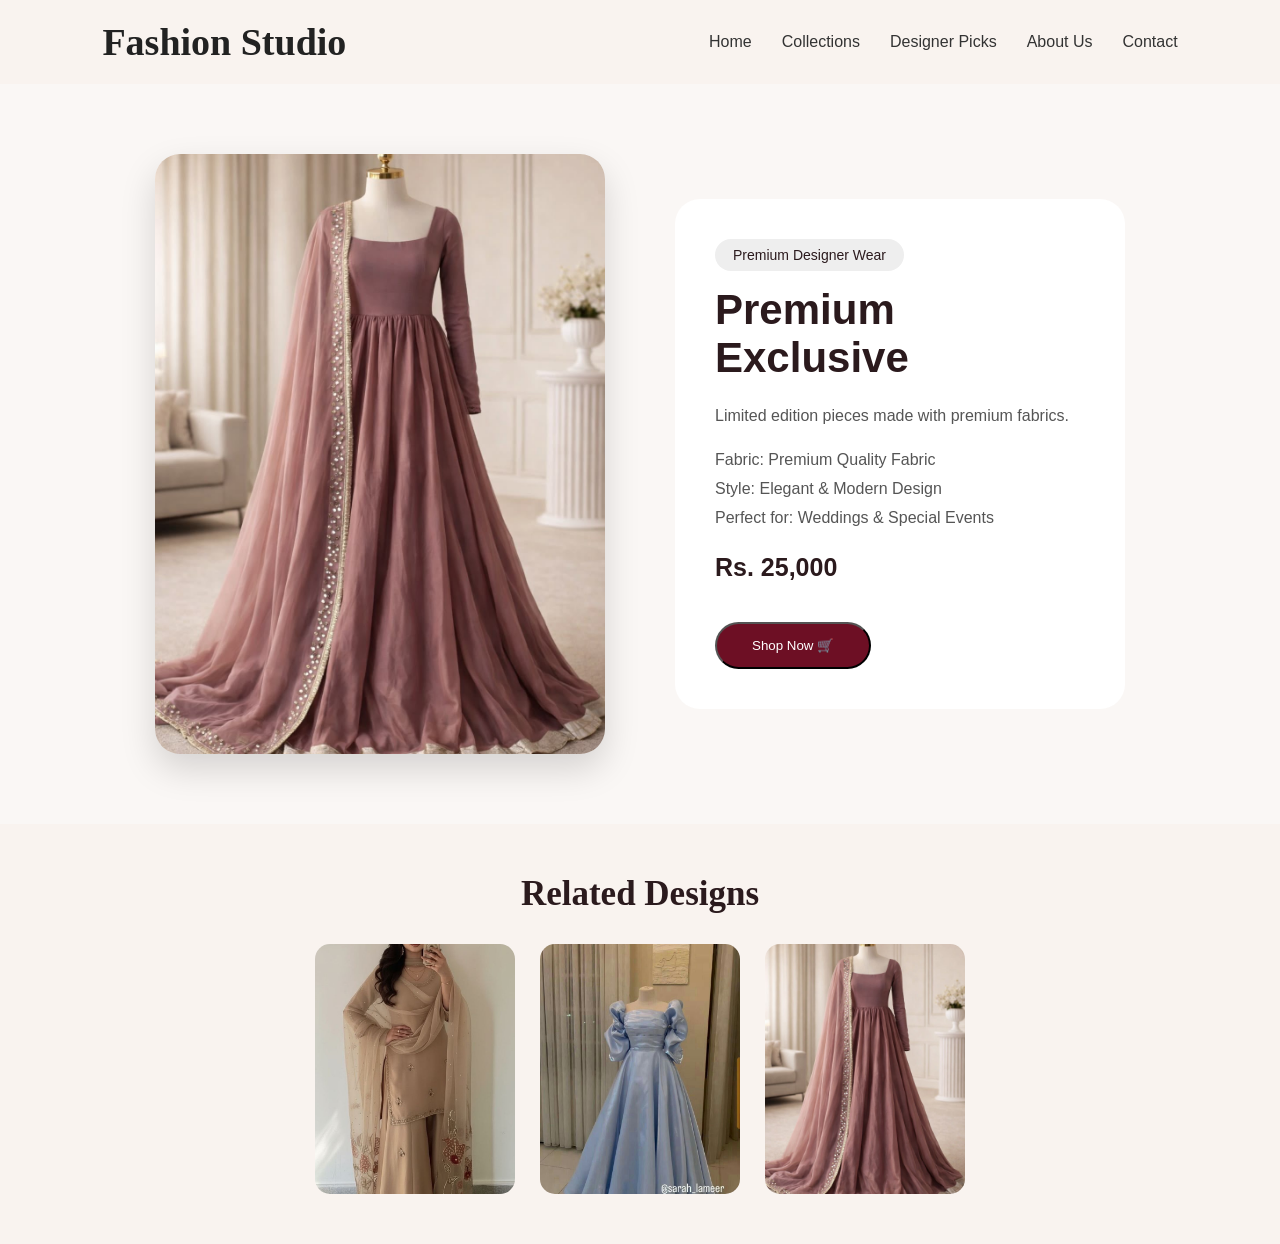
<file: view details.html>
<!DOCTYPE html>
<html lang="en">
<head>
<meta charset="UTF-8">
<meta name="viewport" content="width=device-width, initial-scale=1.0">

<title>Designer Details - Fashion Studio</title>

<link rel="stylesheet" href="style.css">

<style>
.details-page{
    display:flex;
    align-items:center;
    justify-content:center;
    gap:70px;
    padding:70px 8%;
    background:#faf7f5;
}

.details-image img{
    width:450px;
    height:600px;
    object-fit:cover;
    border-radius:25px;
    box-shadow:0 15px 35px rgba(0,0,0,0.15);
    display:block;
}

.details-text{
    max-width:450px;
    background:white;
    padding:40px;
    border-radius:25px;
}

.tag{
    display:inline-block;
    padding:8px 18px;
    border-radius:20px;
    background:#eee;
    font-size:14px;
    margin-bottom:15px;
}

.details-text h1{
    font-size:42px;
    margin-bottom:20px;
}

.details-text p{
    color:#555;
    line-height:1.8;
    margin-bottom:15px;
}

.price{
    font-size:25px;
    font-weight:bold;
    margin:20px 0;
}

.shop-btn{
    display:inline-block;
    padding:14px 35px;
    background:#6d0f24;
    color:white;
    text-decoration:none;
    border-radius:30px;
    transition:0.3s;
}

.shop-btn:hover{
    background:#8a1430;
    transform:translateY(-3px);
}

.related{
    text-align:center;
    padding:50px 8%;
}

.related h2{
    font-size:35px;
    margin-bottom:30px;
    font-family:'Playfair Display', serif;
}

.related-box{
    display:flex;
    justify-content:center;
    gap:25px;
    flex-wrap:wrap;
}

.related-box img{
    width:200px;
    height:250px;
    object-fit:cover;
    border-radius:15px;
    transition:0.3s;
}

.related-box img:hover{
    transform:translateY(-8px);
}

@media(max-width:768px){

    .details-page{
        flex-direction:column;
        padding:50px 20px;
    }

    .details-image img{
        width:300px;
        height:400px;
    }

    .details-text{
        width:100%;
        padding:30px;
    }

    .details-text h1{
        font-size:32px;
    }
}
</style>
</head>
<script async src="https://www.googletagmanager.com/gtag/js?id=G-120J04KV4W"></script>
<script>
window.dataLayer = window.dataLayer || [];
function gtag(){dataLayer.push(arguments);}
gtag('js', new Date());
gtag('config', 'G-120J04KV4W');
</script>
<body>

<header>

<a href="index.html" class="logo">Fashion Studio</a>

<nav>
<ul>
<li><a href="index.html">Home</a></li>
<li><a href="collections.html">Collections</a></li>
<li><a href="designer.html">Designer Picks</a></li>
<li><a href="about.html">About Us</a></li>
<li><a href="contact.html">Contact</a></li>
</ul>
</nav>

</header>


<section class="details-page">

<div class="details-image">
<img id="productImage" src="" alt="Designer Fashion">
</div>


<div class="details-text">

<span class="tag">Premium Designer Wear</span>

<h1 id="productTitle"></h1>

<p id="productDesc"></p>

<p>
Fabric: Premium Quality Fabric<br>
Style: Elegant & Modern Design<br>
Perfect for: Weddings & Special Events
</p>

<div class="price">
Rs. 25,000
</div>

<button class="shop-btn" onclick="addDesignerToCart()">
    Shop Now 🛒
</button>
</a>

</div>

</section>


<section class="related">

<h2>Related Designs</h2>

<div class="related-box">

<img src="images/images/designer1.jpeg" alt="Luxury Collection">

<img src="images/images/designer2.jpeg" alt="Modern Chic">

<img src="images/images/designer3.jpeg" alt="Premium Exclusive">

</div>

</section>


<script>

const params = new URLSearchParams(window.location.search);

const item = params.get("item");


const products = {

    designer1: {
        image: "images/images/designer1.jpeg",
        title: "Luxury Collection",
        desc: "Elegant designs created for weddings and special occasions."
    },

    designer2: {
        image: "images/images/designer2.jpeg",
        title: "Modern Chic",
        desc: "Stylish outfits with a modern fashion touch."
    },

    designer3: {
        image: "images/images/designer3.jpeg",
        title: "Premium Exclusive",
        desc: "Limited edition pieces made with premium fabrics."
    }

};


/* Check whether selected product exists */

if(products[item]){

    document.getElementById("productImage").src = products[item].image;

    document.getElementById("productTitle").textContent = products[item].title;

    document.getElementById("productDesc").textContent = products[item].desc;

}
else{

    /* If no product is selected, show Designer 3 instead of blank page */

    document.getElementById("productImage").src =
        "images/images/designer3.jpeg";

    document.getElementById("productTitle").textContent =
        "Premium Exclusive";

    document.getElementById("productDesc").textContent =
        "Limited edition pieces made with premium fabrics.";

}function addDesignerToCart() {

    if (!products[item]) {
        alert("Product not found!");
        return;
    }

    let cart = JSON.parse(localStorage.getItem("cart")) || [];

    let product = products[item];

    let existingProduct = cart.find(
        cartItem => cartItem.name === product.title
    );

    if (existingProduct) {
        existingProduct.quantity++;
    } else {
        cart.push({
            name: product.title,
            price: 25000,
            image: product.image,
            quantity: 1
        });
    }

    localStorage.setItem("cart", JSON.stringify(cart));

    window.location.href = "cart.html";
}


</script>

</body>
</html>
</file>
<file: style.css>
body{
    font-family: 'Poppins', sans-serif;
    background: #f9f3ef;
    color: #2b1a1d;
}
*{
  margin: 0;
  padding: 0;
  box-sizing: border-box;
}

body {
  font-family: 'Poppins', sans-serif;
  background: #f9f3ef;
  color: #2b1a1d;
}

header {
  display: flex;
  justify-content: space-between;
  align-items: center;
  padding: 20px 8%;
  background: transparent;
}

.logo {
  font-family: 'Playfair Display', serif;
  font-size: 2rem;
  font-weight: 700;
}

nav ul {
  display: flex;
  list-style: none;
  gap: 30px;
}

nav a {
  text-decoration: none;
  color: #333;
  font-weight: 500;
}

nav a.active {
  color: #6d0f24;
  border-bottom: 2px solid #6d0f24;
}

 .hero {
    display: flex;
    justify-content: space-between;
    align-items: center;
    padding: 50px 8%;
    gap: 40px;
}



.tagline {
  font-family: 'Playfair Display', serif;
  font-size: 1.4rem;
  color: #6d0f24;
}

.hero-text h1 {
  font-family: 'Playfair Display', serif;
  font-size: 4rem;
  line-height: 1.1;
  margin: 15px 0 20px;
}

.hero-text p {
  color: #555;
  line-height: 1.7;
  margin-bottom: 30px;
}

.hero-buttons {
  display: flex;
  gap: 15px;
}

.btn {
  padding: 14px 28px;
  border-radius: 30px;
  text-decoration: none;
  font-weight: 600;
  transition: 0.3s ease;
}

.btn.primary {
  background: #6d0f24;
  color: #fff;
}

.btn.primary:hover {
  background: #8a1430;
}

.btn.secondary {
  border: 2px solid #6d0f24;
  color: #6d0f24;
}

.btn.secondary:hover {
  background: #6d0f24;
  color: #fff;
}

.hero-image {
  flex: 1;
  text-align: right;
}

.hero-image img {
  width: 100%;
  max-width: 600px;
  border-radius: 30px;
}

.features {
  background: #5b0f1d;
  color: #fff;
  display: grid;
  grid-template-columns: repeat(auto-fit, minmax(220px, 1fr));
  gap: 25px;
  padding: 40px 8%;
  border-top-left-radius: 60px;
  border-top-right-radius: 60px;
  margin-top: 30px;
}

.feature h3 {
  margin-bottom: 10px;
}

.feature p {
  color: #f3dede;
}

@media (max-width: 900px) {
  .hero {
    flex-direction: column;
    text-align: center;
  }

  .hero-text h1 {
    font-size: 3rem;
  }

  .hero-buttons {
    display: flex;
    gap: 15px;
    align-self: center;
    flex-wrap: nowrap;
  }
}.collections-page {
  padding: 60px 8%;
  text-align: center;
}

.collections-page h1 {
  font-family: 'Playfair Display', serif;
  font-size: 3rem;
  color: #2b1a1d;
  margin-bottom: 10px;
}

.collections-page p {
  color: #555;
  margin-bottom: 40px;
}

.collection-grid {
  display: grid;
  grid-template-columns: repeat(auto-fit, minmax(250px, 1fr));
  gap: 30px;
}

.collection-card {
  background: #fff;
  border-radius: 20px;
  overflow: hidden;
  box-shadow: 0 10px 25px rgba(0, 0, 0, 0.1);
  transition: transform 0.3s ease;
}

.collection-card:hover {
  transform: translateY(-8px);
}

.collection-card img {
  width: 100%;
  height: 320px;
  object-fit: cover;
}

.collection-card h3 {
  margin: 15px 0 10px;
  color: #6d0f24;
}

.collection-card p {
  padding: 0 20px 20px;
  color: #555;
}
@media (max-width: 768px) {

     .hero {

        flex-direction: column;
        text-align: center;
    }

    header {
        flex-direction: column;
        gap: 15px;
    }

    nav ul {
        flex-wrap: wrap;
        justify-content: center;
        gap: 15px;
    }

    .hero-image img {
        width: 90%;
        max-width: 350px;
    }
    }

.designer-hero{
    text-align:center;
    padding:80px 10% 40px;
}

.designer-hero h1{
    font-size:48px;
    color:#6d0f24;
    margin-bottom:15px;
    font-family:'Playfair Display', serif;
}

.designer-hero p{
    color:#555;
    font-size:18px;
}

.designer-grid{
    display:grid;
    grid-template-columns:repeat(auto-fit,minmax(300px,1fr));
    gap:30px;
    padding:20px 8% 80px;
}

.designer-card{
    background:#fff;
    border-radius:20px;
    overflow:hidden;
    box-shadow:0 10px 25px rgba(0,0,0,0.1);
    text-align:center;
    transition:transform 0.3s ease;
    cursor:pointer;
}
.designer-card:hover{
    transform:translateY(-10px);
    box-shadow:0 15px 30px rgba(0,0,0,0.2);
    
}
.designer-card img{
    width:100%;
    height:350px;
    object-fit:cover;
}

.designer-card h3{
    margin:15px 0 10px;
}


.designer-card p{
    padding:0 15px 15px;
}

.btn{
    display:inline-block;
    background:#b68b5d;
    color:white;
    padding:12px 25px;
    border:none;
    border-radius:30px;
    text-decoration:none;
    font-weight:600;
    margin:20px 0;
    transition:0.3s;
}

.btn:hover{
    background:#8b6a45;
    transform:scale(1.05);
}

.about{
    text-align:center;
    padding:80px 10%;
}

.about h1{
    font-size:45px;
    margin-bottom:20px;
}

.about p{
    max-width:700px;
    margin:auto;
    line-height:1.8;
    color:#555;
}.about{
    padding:80px 8%;
}

.about-content{
    display:flex;
    align-items:center;
    gap:50px;
}

.about-text{
    flex:1;
}

.about-text h1{
    font-size:45px;
    color:#6d0f24;
    margin-bottom:20px;
}

.about-text p{
    line-height:1.8;
    color:#555;
    margin-bottom:30px;
}

.about-image{
    flex:1;
}

.about-image img{
    width:100%;
    border-radius:20px;
}

.about-boxes{
    display:grid;
    grid-template-columns:repeat(3,1fr);
    gap:20px;
}

.box{
    background:#fff;
    padding:20px;
    border-radius:15px;
    box-shadow:0 5px 15px rgba(0,0,0,.1);
    text-align:center;
}.contact{
    padding:80px 10%;
    text-align:center;
}

.contact h1{
    font-size:45px;
    margin-bottom:15px;
}

.contact p{
    color:#555;
    margin-bottom:30px;
}

.contact-form{
    max-width:600px;
    margin:auto;
    display:flex;
    flex-direction:column;
    gap:20px;
}

.contact-form input,
.contact-form textarea{
    padding:15px;
    border:1px solid #ccc;
    border-radius:12px;
    font-size:16px;
    outline:none;
}

.contact-form input:focus,
.contact-form textarea:focus{
    border-color:#6d0f24;
}

.contact-form button{
    width:200px;
    margin:auto;
}.collections {
    display: grid;
    grid-template-columns: repeat(auto-fit, minmax(280px, 1fr));
    gap: 25px;
    padding: 40px;
}

.collection-card {
    background: #fff;
    border-radius: 18px;
    overflow: hidden;
    box-shadow: 0 8px 20px rgba(0,0,0,0.08);
    transition: all 0.3s ease;
}

.collection-card:hover {
    transform: translateY(-8px);
    box-shadow: 0 12px 30px rgba(0,0,0,0.15);
}

.collection-card img {
    width: 100%;
    height: 420px;
    object-fit: cover;
    display: block;
}

.collection-card h3 {
    padding: 15px 15px 5px;
    font-size: 22px;
}

.collection-card p {
    padding: 0 15px 20px;
    color: #666;
    line-height: 1.6;

}.designer-card{
    border-radius: 15px;
    overflow: hidden;
    transition: 0.3s ease;
    box-shadow: 0 5px 15px rgba(0,0,0,0.15);
}

.designer-card:hover{
    transform: translateY(-8px);
    box-shadow: 0 12px 25px rgba(0,0,0,0.25);
}

.designer-card img{
    transition: transform 0.3s ease;
}

.designer-card:hover img{
    transform: scale(1.08);
}.top-bar {
    background: #111;
    color: white;
    text-align: center;
    padding: 10px;
    font-size: 14px;
    letter-spacing: 1px;
    font-weight: 500;
}.categories{
    padding:80px 10%;
    text-align:center;
}

.categories h2{
    font-size:40px;
    margin-bottom:40px;
}

.category-grid{
    display:grid;
    grid-template-columns:repeat(3,1fr);
    gap:30px;
}

.category-card{
    overflow:hidden;
    border-radius:18px;
    cursor:pointer;
    transition:0.3s;
}

.category-card img{
    width:100%;
    height:420px;
    object-fit:cover;
    display:block;
}

.category-card:hover{
    transform:translateY(-8px);
}

.category-card h3{
    margin-top:15px;
    font-size:24px;
}.logo{
    text-decoration: none;
    color: #222;
    font-size: 38px;
    font-weight: bold;
    font-family: "Playfair Display", serif;
}

.logo:hover{
    color: #8b3a62;
}


.hero-image {
    flex: 1;
    display: flex;
    justify-content: flex-end;
    align-items: center;
}

.hero-image img {
   max-width: 100%;
    max-width: 700px;
    border-radius: 20px;
    display: block;
}

.hero {
    display: flex;
    justify-content: space-between;
    align-items: center;
    padding: 50px 8% 20px;
    gap: 40px;
}
.hero-text {
    flex: 1;
    
}
.details{
    display:flex;
    align-items:center;
    gap:50px;
    padding:60px;
}

.details-image img{
    width:450px;
    height:550px;
    object-fit:cover;
    border-radius:15px;
}

.details-info{
    max-width:450px;
}

.details-info h1{
    font-size:40px;
    margin-bottom:20px;
}

.details-info p{
    line-height:1.8;
    color:#555;
    margin-bottom:20px;
}

.btn{
    display:inline-block;
    padding:12px 30px;
    border-radius:25px;
}.details-page{
    display:flex;
    align-items:center;
    justify-content:center;
    gap:60px;
    padding:80px;
    background:#faf7f5;
}

.details-image img{
    width:450px;
    height:600px;
    object-fit:cover;
    border-radius:25px;
    box-shadow:0 10px 30px rgba(0,0,0,0.2);
}

.details-text{
    background:white;
    padding:40px;
    width:450px;
    border-radius:25px;
}

.details-text h1{
    font-size:40px;
    margin-bottom:20px;
}

.details-text p{
    line-height:1.8;
    color:#555;
}

.shop-btn{
    display:inline-block;
    margin-top:20px;
    padding:12px 35px;
    background:black;
    color:white;
    border-radius:30px;
    text-decoration:none;
}/* ========== Sticky Header ========== */
header{
    position: sticky;
    top: 0;
    z-index: 1000;
    background: rgba(249,243,239,0.95);
    backdrop-filter: blur(10px);
}

/* ========== Why Choose Section ========== */

.why-choose{
    padding:80px 8%;
    text-align:center;
}

.why-choose h2{
    font-size:42px;
    color:#6d0f24;
    margin-bottom:40px;
    font-family:'Playfair Display', serif;
}

.choose-container{
    display:grid;
    grid-template-columns:repeat(auto-fit,minmax(250px,1fr));
    gap:25px;
}

.choose-card{
    background:#fff;
    padding:30px;
    border-radius:20px;
    box-shadow:0 10px 25px rgba(0,0,0,.08);
    transition:.3s;
}

.choose-card:hover{
    transform:translateY(-10px);
    box-shadow:0 15px 35px rgba(0,0,0,.15);
}

.choose-card h3{
    color:#6d0f24;
    margin-bottom:15px;
}

.choose-card p{
    color:#555;
    line-height:1.7;
}

/* ========== Reviews ========== */

.reviews{
    padding:80px 8%;
    text-align:center;
    background:#fff;
}

.reviews h2{
    font-size:42px;
    color:#6d0f24;
    margin-bottom:40px;
    font-family:'Playfair Display', serif;
}

.review-container{
    display:grid;
    grid-template-columns:repeat(auto-fit,minmax(250px,1fr));
    gap:25px;
}

.review-card{
    background:#f9f3ef;
    padding:30px;
    border-radius:20px;
    transition:.3s;
    box-shadow:0 8px 20px rgba(0,0,0,.08);
}

.review-card:hover{
    transform:translateY(-8px);
}

.review-card p{
    margin:20px 0;
    color:#555;
}

.review-card h4{
    color:#6d0f24;
}

/* ========== Footer ========== */

footer{
    background:#111;
    color:white;
    text-align:center;
    padding:50px 20px;
}

footer h3{
    font-size:30px;
    margin-bottom:15px;
    font-family:'Playfair Display', serif;
}

.footer-links{
    margin:25px 0;
}

.footer-links a{
    color:white;
    text-decoration:none;
    margin:0 12px;
    transition:.3s;
}

.footer-links a:hover{
    color:#d4b08c;
}#formMessage {
    margin-top: 10px;
    font-size: 15px;
    font-weight: 500;
}

#formMessage.success {
    color: #6d0f24;
}

.contact-form button {
    cursor: pointer;
}

.contact-form button:hover {
    transform: translateY(-2px);
}/* Add to Cart Button */
.collection-card button {
    margin-top: 12px;
    padding: 11px 24px;
    border: none;
    border-radius: 30px;
    background: #222;
    color: white;
    font-family: 'Poppins', sans-serif;
    font-size: 14px;
    font-weight: 500;
    cursor: pointer;
    transition: all 0.3s ease;
}

.collection-card button:hover {
    transform: translateY(-2px);
    background: #444;
    box-shadow: 0 8px 18px rgba(0,0,0,0.15);
}

.collection-card .price {
    font-weight: 600;
    font-size: 16px;
    margin-top: 10px;
}
</file>
